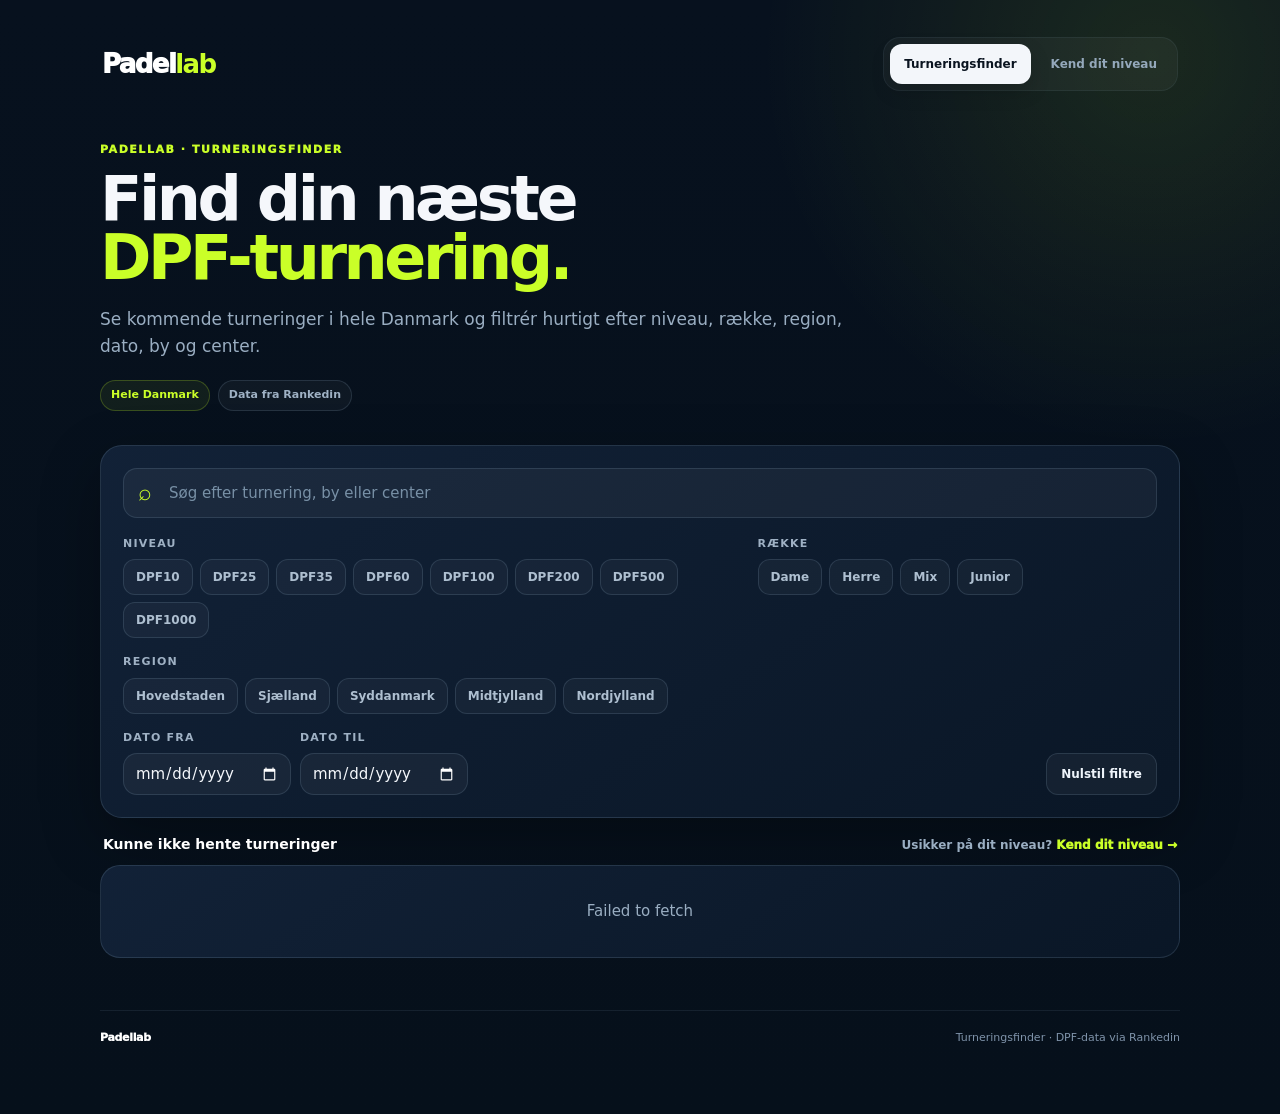
<file: index.html>
<!doctype html>
<html lang="da">
<head>
  <meta charset="UTF-8">
  <meta name="viewport" content="width=device-width, initial-scale=1.0">
  <title>Turneringsfinder | Padellab</title>
  <meta name="description" content="Find kommende DPF-turneringer i hele Danmark efter niveau, række, region, dato, by og center.">
  <meta name="theme-color" content="#07111e">
  <link rel="stylesheet" href="/checkin-theme.css">
</head>
<body>
  <main class="app-shell">
    <header class="topbar">
      <a class="brand" href="/" aria-label="Padellab Turneringsfinder">
        <span class="brand-word">Padel<b>lab</b></span>
      </a>
      <nav class="product-nav" aria-label="Padellab værktøjer">
        <a class="nav-link active" href="/">Turneringsfinder</a>
        <a class="nav-link" href="/niveau/">Kend dit niveau</a>
      </nav>
    </header>

    <section class="hero">
      <div class="eyebrow">PADELLAB · TURNERINGSFINDER</div>
      <h1>Find din næste <span>DPF-turnering.</span></h1>
      <p>Se kommende turneringer i hele Danmark og filtrér hurtigt efter niveau, række, region, dato, by og center.</p>
      <div class="hero-meta">
        <span>Hele Danmark</span>
        <span>Data fra Rankedin</span>
      </div>
    </section>

    <section class="toolbar">
      <div class="search-wrap">
        <span class="search-icon" aria-hidden="true">⌕</span>
        <input id="search" type="search" placeholder="Søg efter turnering, by eller center" aria-label="Søg efter turnering, by eller center">
      </div>

      <div class="filters-grid">
        <div class="filter-block">
          <span class="filter-label">Niveau</span>
          <div id="levels" class="chips"></div>
        </div>

        <div class="filter-block">
          <span class="filter-label">Række</span>
          <div id="categories" class="chips"></div>
        </div>

        <div class="filter-block region-block">
          <span class="filter-label">Region</span>
          <div id="regions" class="chips"></div>
        </div>

        <div class="date-filter">
          <label><span>Dato fra</span><input id="dateFrom" type="date"></label>
          <label><span>Dato til</span><input id="dateTo" type="date"></label>
        </div>

        <button id="reset" class="reset-btn" type="button">Nulstil filtre</button>
      </div>
    </section>

    <section class="summary-row">
      <strong id="status">Indlæser turneringer…</strong>
      <a class="level-cta" href="/niveau/">Usikker på dit niveau? <span>Kend dit niveau →</span></a>
    </section>

    <section id="list" class="tournament-list"></section>
    <nav id="pagination" class="pagination" aria-label="Turneringssider"></nav>

    <footer>
      <span>Padellab</span>
      <span>Turneringsfinder · DPF-data via Rankedin</span>
    </footer>
  </main>

  <script>
    if (new URLSearchParams(window.location.search).get("embed") === "1") {
      document.documentElement.classList.add("embed-mode");
      document.body.classList.add("embed-mode");
    }
  </script>
  <script src="/app.js"></script>
</body>
</html>
</file>
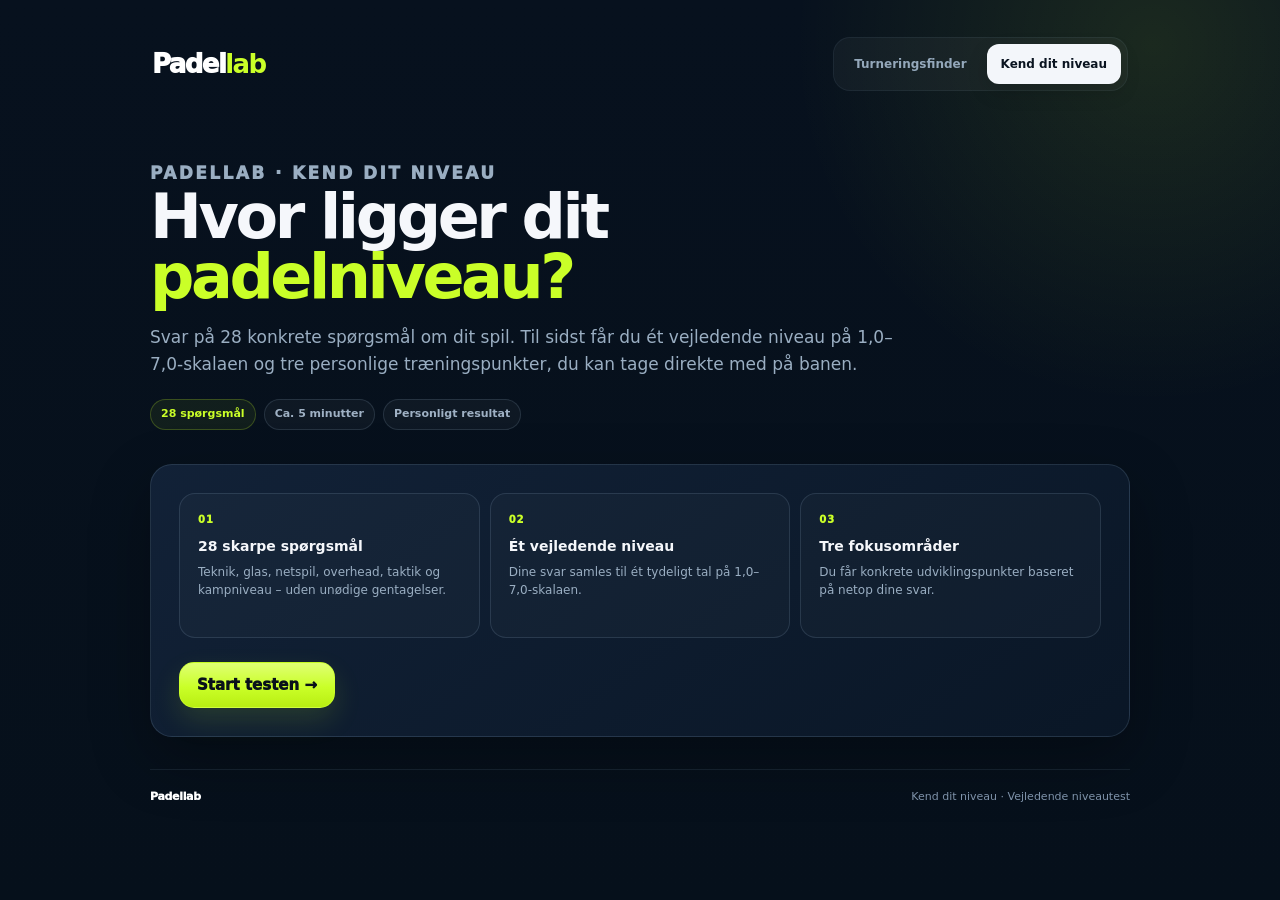
<file: niveau/index.html>
<!doctype html>
<html lang="da">
<head>
  <meta charset="UTF-8">
  <meta name="viewport" content="width=device-width, initial-scale=1.0">
  <title>Kend dit niveau | Padellab</title>
  <meta name="description" content="Find dit vejledende padelniveau på 1-7 skalaen og få personlige træningspunkter.">
  <meta name="theme-color" content="#07111e">
  <link rel="stylesheet" href="/checkin-theme.css">
</head>
<body>
  <main class="shell">
    <header class="topbar">
      <a class="brand" href="/" aria-label="Padellab Turneringsfinder">
        <span class="brand-word">Padel<b>lab</b></span>
      </a>
      <nav class="product-nav" aria-label="Padellab værktøjer">
        <a class="nav-link" href="/">Turneringsfinder</a>
        <a class="nav-link active" href="/niveau/">Kend dit niveau</a>
      </nav>
    </header>

    <section id="introView">
      <div class="hero">
        <p class="kicker">PADELLAB · KEND DIT NIVEAU</p>
        <h1>Hvor ligger dit <span>padelniveau?</span></h1>
        <p class="intro">Svar på 28 konkrete spørgsmål om dit spil. Til sidst får du ét vejledende niveau på 1,0–7,0-skalaen og tre personlige træningspunkter, du kan tage direkte med på banen.</p>
        <div class="hero-meta"><span>28 spørgsmål</span><span>Ca. 5 minutter</span><span>Personligt resultat</span></div>
      </div>
      <div class="start-card">
        <div class="start-grid">
          <div><span class="num">01</span><strong>28 skarpe spørgsmål</strong><p>Teknik, glas, netspil, overhead, taktik og kampniveau – uden unødige gentagelser.</p></div>
          <div><span class="num">02</span><strong>Ét vejledende niveau</strong><p>Dine svar samles til ét tydeligt tal på 1,0–7,0-skalaen.</p></div>
          <div><span class="num">03</span><strong>Tre fokusområder</strong><p>Du får konkrete udviklingspunkter baseret på netop dine svar.</p></div>
        </div>
        <button id="startBtn" class="primary">Start testen →</button>
      </div>
    </section>

    <section id="quizView" class="quiz">
      <div class="quiz-card">
        <div class="progress-head"><span id="progressText">Spørgsmål 1 af 28</span><span id="progressPct">4%</span></div>
        <div class="progress"><div id="progressBar"></div></div>
        <div class="question-kicker" id="questionCategory"></div>
        <h2 class="question" id="questionText"></h2>
        <div class="answers" id="answers"></div>
        <div class="quiz-nav"><button id="prevBtn" class="secondary">← Tilbage</button><button id="nextBtn" class="primary" disabled>Næste →</button></div>
      </div>
    </section>

    <section id="resultView" class="result">
      <div class="result-card">
        <div class="result-top">
          <div class="result-label">Dit vejledende padelniveau</div>
          <div id="score" class="score">0,0</div>
          <div class="score-sub">ud af 7,0</div>
          <h2 id="resultTitle" class="result-title"></h2>
          <p id="resultText" class="result-text"></p>
        </div>
        <h3 class="focus-title">Dine vigtigste træningspunkter</h3>
        <div id="focusList" class="focus-list"></div>
        <div class="result-actions">
          <button id="restartBtn" class="secondary">Tag testen igen</button>
          <a id="tournamentLink" class="primary" href="/">Find turneringer →</a>
        </div>
        <p class="note">Padellabs niveautest er vejledende og bygger på dine egne svar. Resultatet er ikke en officiel vurdering fra Dansk Padel Forbund og kan ikke erstatte en vurdering fra en træner.</p>
      </div>
    </section>

    <footer><span>Padellab</span><span>Kend dit niveau · Vejledende niveautest</span></footer>
  </main>
  <script src="./app.js"></script>
  <script src="./order.js"></script>
</body>
</html>
</file>
<file: checkin-theme.css>
:root{color-scheme:dark;--bg:#07111e;--deep:#050c15;--panel:#0d1a2b;--panel2:#122238;--text:#f5f7fb;--muted:#9aaec2;--line:rgba(158,183,211,.16);--lime:#caff28;--danger:#ff8181;--shadow:0 22px 60px rgba(0,0,0,.3)}
*{box-sizing:border-box}html{scroll-behavior:smooth;background:var(--deep)}body{margin:0;min-height:100vh;background:radial-gradient(circle at 90% 5%,rgba(202,255,40,.10),transparent 25%),linear-gradient(180deg,#07111e,#06101b);color:var(--text);font:15px/1.5 Inter,system-ui,-apple-system,"Segoe UI",Arial,sans-serif}button,input{font:inherit}button{cursor:pointer;-webkit-tap-highlight-color:transparent}a{color:inherit}
.app-shell{width:min(1080px,calc(100% - 32px));margin:auto;padding:28px 0 68px}.shell{width:min(980px,calc(100% - 32px));margin:auto;padding:28px 0 68px}
.topbar{min-height:72px;display:flex;align-items:center;justify-content:space-between;gap:18px;margin-bottom:34px;padding:0 2px}.brand{display:inline-flex;align-items:center;color:#fff;text-decoration:none}.brand-word{font-size:26px;font-weight:1000;letter-spacing:-.06em}.brand-word b{color:var(--lime)}
.product-nav{display:flex;gap:6px;padding:6px;border:1px solid rgba(158,183,211,.08);border-radius:17px;background:rgba(255,255,255,.04)}.nav-link{padding:11px 14px;border-radius:12px;color:#94a8bb;font-size:12px;font-weight:900;text-decoration:none;white-space:nowrap}.nav-link:hover{color:#fff}.nav-link.active{background:#f3f6fa;color:#0a1420;box-shadow:0 8px 20px rgba(0,0,0,.16)}
.hero{padding:8px 0 34px}.eyebrow,.kicker{margin:0 0 10px;color:var(--lime);font-size:11px;font-weight:950;letter-spacing:.14em;text-transform:uppercase}.hero h1{max-width:900px;margin:0;font-size:clamp(42px,6vw,62px);line-height:.96;letter-spacing:-.055em}.shell .hero h1{max-width:820px}.hero h1 span{display:block;color:var(--lime)}.hero p,.intro{max-width:760px;margin:18px 0 0;color:var(--muted);font-size:17px;line-height:1.6}.hero-meta{display:flex;flex-wrap:wrap;gap:8px;margin-top:20px}.hero-meta span{display:inline-flex;align-items:center;min-height:31px;padding:0 10px;border:1px solid var(--line);border-radius:999px;background:rgba(255,255,255,.035);color:#9fb1c4;font-size:11px;font-weight:900}.hero-meta span:first-child{border-color:rgba(202,255,40,.22);background:rgba(202,255,40,.06);color:var(--lime)}
.toolbar,.start-card,.quiz-card,.result-card{background:linear-gradient(145deg,rgba(18,34,56,.98),rgba(10,23,39,.98));border:1px solid var(--line);border-radius:22px;box-shadow:var(--shadow)}.toolbar{padding:22px}.start-card,.quiz-card,.result-card{padding:28px}
.search-wrap{position:relative}.search-icon{position:absolute;left:15px;top:50%;transform:translateY(-52%);color:var(--lime);font-size:23px;pointer-events:none}.search-wrap input,input[type=date]{width:100%;padding:14px 15px;color:#f4f7fb;background:rgba(255,255,255,.045);border:1px solid var(--line);border-radius:14px;outline:none}.search-wrap input{height:50px;padding-left:45px}.search-wrap input::placeholder{color:#7890a6}.search-wrap input:focus,input[type=date]:focus{border-color:rgba(202,255,40,.5);box-shadow:0 0 0 4px rgba(202,255,40,.07)}
.filters-grid{display:grid;grid-template-columns:1.15fr .75fr;gap:16px 22px;margin-top:18px}.filter-label,.date-filter label span{display:block;margin-bottom:7px;color:#9fb1c4;font-size:11px;letter-spacing:.11em;text-transform:uppercase;font-weight:900}.chips{display:flex;flex-wrap:wrap;gap:7px}.chip{min-height:36px;padding:0 12px;border:1px solid var(--line);border-radius:12px;background:rgba(255,255,255,.035);color:#aebfd0;font-size:12px;font-weight:900;transition:.14s ease}.chip:hover{border-color:rgba(202,255,40,.25);color:#eef5fb}.chip.active{background:rgba(202,255,40,.11);border-color:rgba(202,255,40,.42);color:var(--lime);box-shadow:0 7px 18px rgba(202,255,40,.07)}.region-block{grid-column:1/-1}.date-filter{display:flex;gap:9px}.date-filter label{width:168px}.date-filter input{height:42px;padding:0 11px}.reset-btn{align-self:end;justify-self:end;min-height:42px;padding:9px 14px;border:1px solid var(--line);border-radius:12px;background:rgba(255,255,255,.045);color:#eef4fb;font-size:12px;font-weight:900;box-shadow:none}.reset-btn:hover{border-color:rgba(202,255,40,.25);color:#fff}
.summary-row{display:flex;justify-content:space-between;align-items:center;gap:15px;padding:16px 3px 10px}.summary-row strong{color:#fff;font-size:14px}.level-cta{color:var(--muted);font-size:12px;font-weight:800;text-decoration:none}.level-cta span{color:var(--lime);font-weight:950}.level-cta:hover span{text-decoration:underline}.tournament-list{display:grid;gap:11px}
.tournament-card{position:relative;display:grid;grid-template-columns:minmax(0,1.35fr) minmax(350px,.92fr) auto;gap:21px;align-items:center;min-height:146px;padding:20px;border:1px solid var(--line);border-radius:20px;background:linear-gradient(145deg,rgba(18,34,56,.98),rgba(10,23,39,.98));box-shadow:0 18px 42px rgba(0,0,0,.18);overflow:hidden}.tournament-card::after{content:"";position:absolute;width:150px;height:150px;right:-86px;bottom:-96px;border:18px solid rgba(202,255,40,.035);border-radius:999px;pointer-events:none}.tournament-card>div:first-child{position:relative;z-index:1;min-width:0}.tournament-title{margin:0 0 12px;color:#fff;font-size:18px;line-height:1.24;display:-webkit-box;-webkit-line-clamp:2;-webkit-box-orient:vertical;overflow:hidden}.place-grid{display:flex;flex-wrap:nowrap;gap:8px;min-width:0;overflow:hidden}.place-pill{display:inline-flex;min-width:0;max-width:60%;padding:7px 10px;border:1px solid var(--line);border-radius:11px;background:rgba(255,255,255,.035)}.place-pill.city{max-width:34%;background:rgba(202,255,40,.045);border-color:rgba(202,255,40,.16)}.place-pill>div{min-width:0}.place-label,.info-label{display:block;margin-bottom:2px;color:#7890a6;font-size:9px;font-weight:950;letter-spacing:.08em;text-transform:uppercase}.place-value,.info-value{display:block;color:#f4f7fb;font-size:12px;font-weight:850;white-space:nowrap;overflow:hidden;text-overflow:ellipsis}.info-grid{position:relative;z-index:1;display:grid;grid-template-columns:1fr 1fr;gap:11px 18px;align-content:center}.info-label{margin-bottom:3px}.region-value{display:inline-flex;padding:5px 9px;border:1px solid rgba(202,255,40,.18);border-radius:999px;background:rgba(202,255,40,.06);color:var(--lime);font-size:10px;font-weight:950;white-space:nowrap}.card-action,.primary{display:inline-flex;align-items:center;justify-content:center;min-height:46px;border:1px solid rgba(202,255,40,.7);border-radius:15px;padding:11px 17px;background:linear-gradient(180deg,#dfff74,var(--lime) 55%,#b8ee12);color:#09111a;font-weight:950;text-decoration:none;box-shadow:0 12px 28px rgba(202,255,40,.13)}.card-action{position:relative;z-index:1;min-width:134px;min-height:42px;padding:9px 14px;font-size:12px;white-space:nowrap}.card-action:hover,.primary:hover{filter:brightness(1.05)}.empty{padding:34px 20px;border:1px solid var(--line);border-radius:20px;background:linear-gradient(145deg,rgba(18,34,56,.98),rgba(10,23,39,.98));color:var(--muted);text-align:center}
.pagination{display:flex;justify-content:center;align-items:center;flex-wrap:wrap;gap:7px;margin:20px 0 24px}.page-btn{min-width:39px;height:39px;padding:0 12px;border:1px solid var(--line);border-radius:11px;background:rgba(255,255,255,.025);color:#aebfd0;font-size:12px;font-weight:900}.page-btn:hover:not(:disabled){border-color:rgba(202,255,40,.25);color:#fff}.page-btn.active{background:rgba(202,255,40,.11);border-color:rgba(202,255,40,.42);color:var(--lime)}.page-btn:disabled{opacity:.35;cursor:default}.page-dots{padding:0 2px;color:#71889e}
footer{display:flex;justify-content:space-between;gap:14px;margin-top:32px;padding-top:19px;border-top:1px solid rgba(158,183,211,.10);color:#7f93aa;font-size:11px}footer span:first-child{color:#fff;font-weight:1000;letter-spacing:-.03em}
.start-grid{display:grid;grid-template-columns:repeat(3,1fr);gap:10px;margin:0 0 24px}.start-grid>div{min-height:145px;padding:18px;border:1px solid var(--line);border-radius:16px;background:rgba(255,255,255,.025)}.num{display:block;margin-bottom:9px;color:var(--lime);font-size:10px;font-weight:950;letter-spacing:.1em}.start-grid strong{display:block;margin-bottom:6px;font-size:14px}.start-grid p{margin:0;color:var(--muted);font-size:12px;line-height:1.5}.secondary{display:inline-flex;align-items:center;justify-content:center;min-height:46px;padding:0 18px;border:1px solid var(--line);border-radius:13px;background:rgba(255,255,255,.045);color:#eef4fb;font-weight:900;cursor:pointer;text-decoration:none;box-shadow:none}.secondary:hover{border-color:rgba(202,255,40,.25);color:#fff}
.quiz,.result{display:none}.progress-head{display:flex;justify-content:space-between;gap:20px;align-items:center;margin-bottom:10px;color:var(--muted);font-size:12px;font-weight:800}.progress{height:7px;margin-bottom:26px;border-radius:999px;background:rgba(255,255,255,.08);overflow:hidden}.progress>div{width:0;height:100%;background:linear-gradient(90deg,var(--lime),#85ffba);box-shadow:0 0 16px rgba(202,255,40,.25);transition:width .2s ease}.question-kicker,.result-label{color:var(--lime);font-size:10px;font-weight:950;letter-spacing:.13em;text-transform:uppercase}.question{margin:8px 0 22px;font-size:clamp(24px,4vw,36px);line-height:1.15;letter-spacing:-.025em}.answers{display:grid;gap:9px}.answer{width:100%;padding:15px 16px;border:1px solid var(--line);border-radius:14px;background:rgba(255,255,255,.035);color:#f4f7fb;font-size:14px;line-height:1.45;text-align:left;cursor:pointer;transition:.12s}.answer:hover{border-color:rgba(202,255,40,.25);background:rgba(202,255,40,.04)}.answer.selected{border-color:rgba(202,255,40,.42);background:rgba(202,255,40,.10);color:#fff;box-shadow:0 0 0 3px rgba(202,255,40,.06)}.quiz-nav{display:flex;justify-content:space-between;gap:10px;margin-top:22px}.quiz-nav button:disabled{opacity:.35;cursor:not-allowed}.result-top{text-align:center;padding:10px 0 24px}.score{margin:8px 0 2px;color:var(--lime);font-size:clamp(76px,14vw,132px);line-height:.9;font-weight:1000;letter-spacing:-.07em}.score-sub{color:var(--muted);font-size:14px;font-weight:800}.result-title{margin:22px 0 8px;font-size:28px}.result-text{max-width:680px;margin:0 auto;color:var(--muted);line-height:1.65}.focus-title{margin:30px 0 12px;font-size:20px}.focus-list{display:grid;gap:10px}.focus{padding:18px;border:1px solid var(--line);border-radius:15px;background:rgba(255,255,255,.025)}.focus .num{margin-bottom:7px}.focus h3{margin:0 0 7px;font-size:16px}.focus p{margin:0;color:var(--muted);font-size:13px;line-height:1.55}.result-actions{display:flex;flex-wrap:wrap;gap:9px;margin-top:24px}.note{margin-top:17px;padding-top:15px;border-top:1px solid rgba(158,183,211,.10);color:#7f93aa;font-size:11px;line-height:1.55}
@media(max-width:999px){.app-shell{width:min(100% - 22px,1080px)}.filters-grid{grid-template-columns:1fr 1fr;gap:14px 16px}.region-block{grid-column:1/-1}.date-filter{grid-column:1/-1}.reset-btn{justify-self:start}.tournament-card{grid-template-columns:minmax(0,1fr) auto;gap:15px 18px;padding:18px}.info-grid{grid-column:1/-1;grid-template-columns:repeat(3,minmax(0,1fr));gap:10px 14px}.card-action{grid-column:2;grid-row:1;align-self:center}}
@media(max-width:760px){.app-shell,.shell{width:min(100% - 26px,1080px);padding:18px 0 54px}.topbar{align-items:flex-start;flex-direction:column;gap:12px;margin-bottom:24px}.brand-word{font-size:24px}.product-nav{width:100%;overflow-x:auto}.nav-link{flex:1;text-align:center}.hero{padding:2px 0 27px}.hero h1{font-size:42px}.hero p,.intro{font-size:15px;line-height:1.58}.toolbar,.start-card,.quiz-card,.result-card{padding:19px;border-radius:19px}.filters-grid{grid-template-columns:1fr;gap:13px;margin-top:14px}.region-block,.date-filter{grid-column:auto}.date-filter{display:grid;grid-template-columns:1fr 1fr}.date-filter label{width:auto}.reset-btn{width:100%;justify-self:stretch}.chip{min-height:34px;padding:0 10px;font-size:11px}.summary-row{align-items:flex-start;flex-direction:column;gap:4px;padding:14px 2px 9px}.tournament-card{grid-template-columns:1fr;gap:12px;min-height:0;padding:16px}.place-grid{gap:6px}.place-pill{max-width:64%;padding:6px 8px}.place-pill.city{max-width:34%}.info-grid{grid-column:auto;grid-template-columns:1fr 1fr;gap:9px 12px}.card-action{grid-column:auto;grid-row:auto;width:100%;min-height:42px}.pagination{gap:5px;margin:16px 0 20px}.page-btn{height:37px;min-width:34px;padding:0 8px;font-size:11px}.page-btn.page-nav{flex:1 1 42%;max-width:150px}.start-grid{grid-template-columns:1fr}.start-grid>div{min-height:0}.quiz-nav{position:sticky;bottom:8px;padding-top:10px;background:linear-gradient(transparent,rgba(13,26,43,.98) 32%)}.result-actions{display:grid}.result-actions>*{width:100%}footer{align-items:flex-start;flex-direction:column;gap:6px}}
@media(max-width:430px){.date-filter{grid-template-columns:1fr}.hero h1{font-size:39px}.nav-link{padding-left:9px;padding-right:9px;font-size:11px}.page-btn{min-width:32px;padding:0 7px}}
html.embed-mode,body.embed-mode{background:transparent!important}body.embed-mode .app-shell{width:100%;max-width:none;padding:0 0 18px}body.embed-mode .topbar,body.embed-mode .hero,body.embed-mode footer{display:none!important}body.embed-mode .toolbar{margin-top:0;box-shadow:none}body.embed-mode .summary-row{padding-left:2px;padding-right:2px}body.embed-mode .tournament-card{box-shadow:none}
</file>
